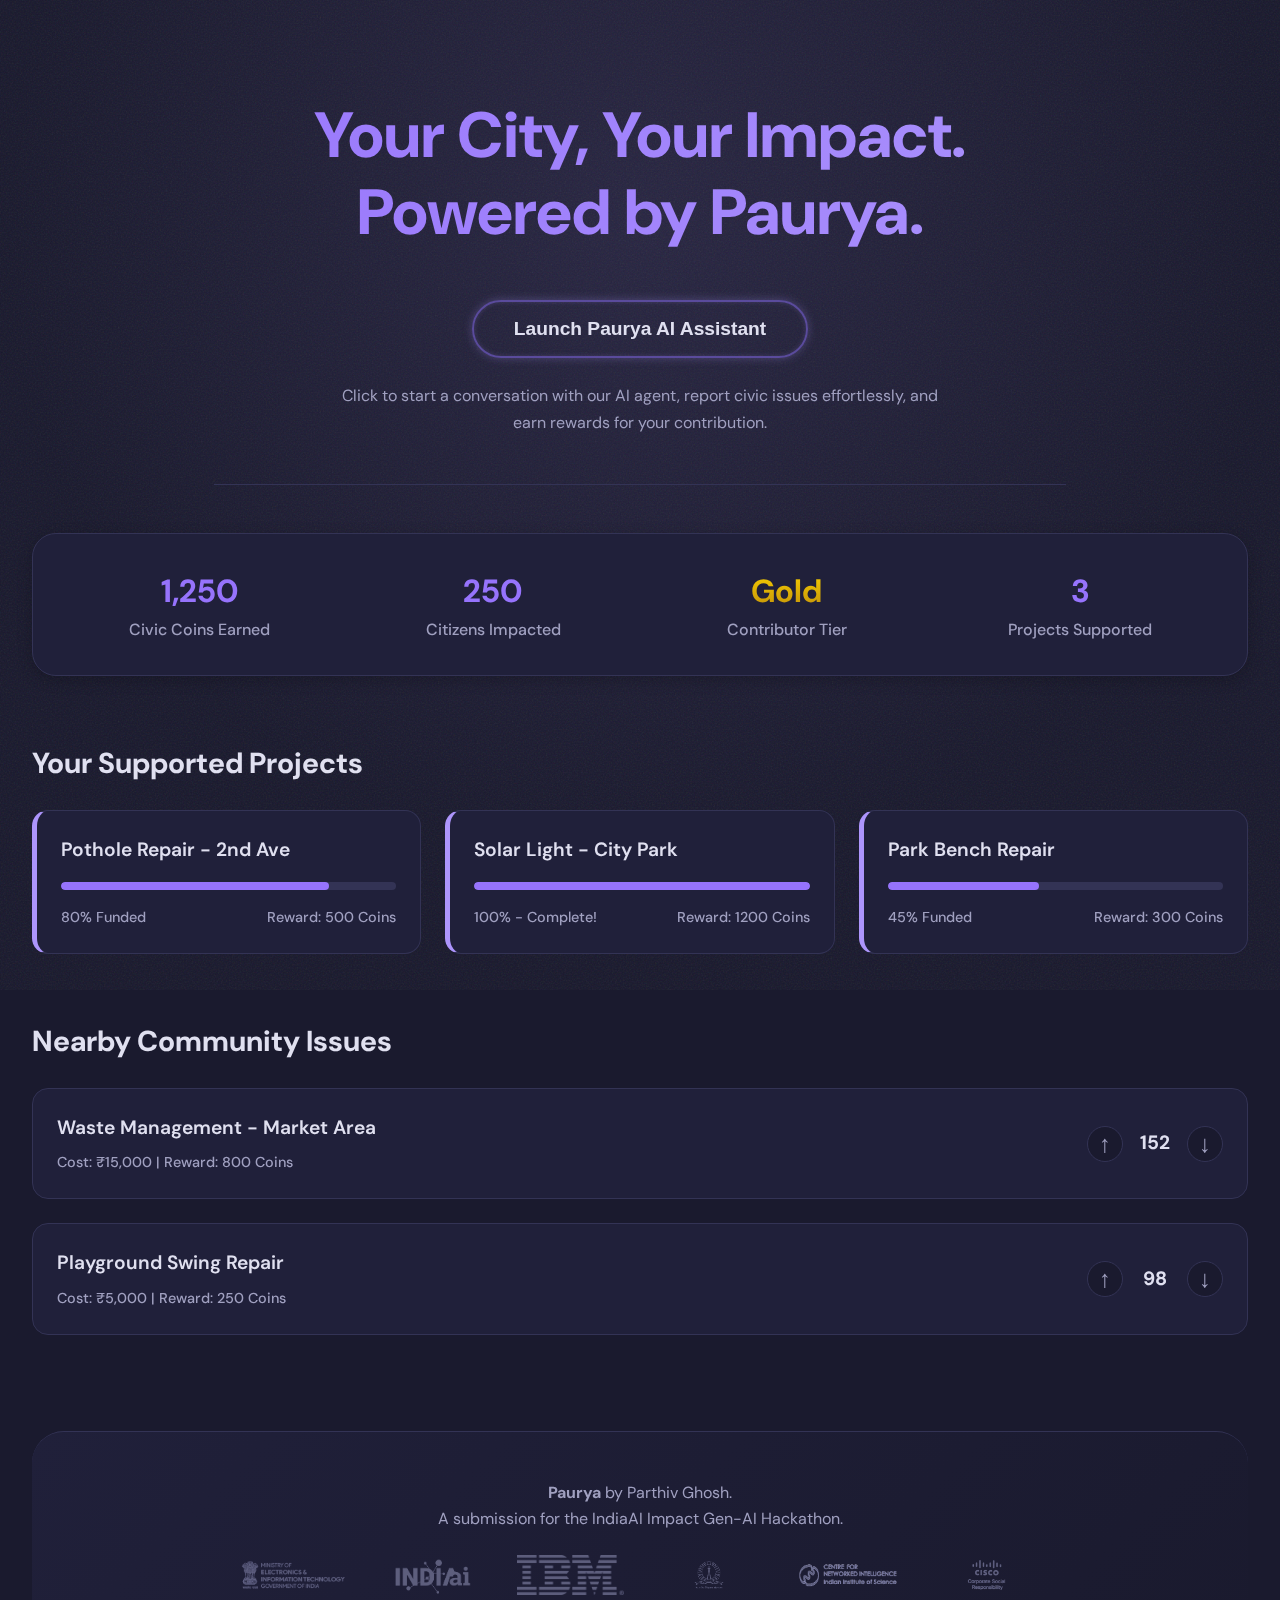
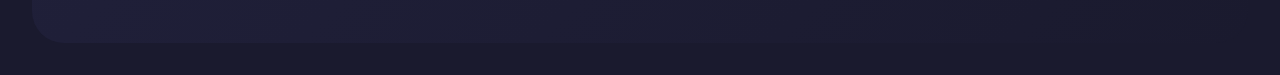
<file: index.html>
<!DOCTYPE html>
<html lang="en">

<head>
  <meta charset="UTF-8">
  <meta name="viewport" content="width=device-width, initial-scale=1.0">
  <title>Paurya Dashboard</title>
  <link rel="preconnect" href="https://fonts.googleapis.com">
  <link rel="preconnect" href="https://fonts.gstatic.com" crossorigin>
  <link
    href="https://fonts.googleapis.com/css2?family=DM+Sans:ital,opsz,wght@0,9..40,100..1000;1,9..40,100..1000&display=swap"
    rel="stylesheet">
  <link rel="stylesheet" href="style.css">
</head>

<body>
  <svg xmlns="http://www.w3.org/2000/svg" version="1.1" style="display: none;">
    <defs>
      <filter id="grainy-noise">
        <feTurbulence type="fractalNoise" baseFrequency="0.65" numOctaves="3" stitchTiles="stitch" />
      </filter>
    </defs>
  </svg>
  <div class="container">
    <header class="header">
      <div class="logo">Paurya</div>
      <div class="user-profile">Welcome Parthiv Ghosh!</div>
    </header>

<section class="hero">
      <h1 class="hero-title">Your City, Your Impact.</h1>
      <h1 class="hero-title">Powered by Paurya.</h1>
    </section>

    <section class="main-action-area">
        <button class="glow-button" id="mainActionBtn">
          Launch Paurya AI Assistant
        </button>
        <p class="action-guide-text">
            Click to start a conversation with our AI agent, report civic issues effortlessly, and earn rewards for your contribution.
        </p>
    </section>

    <div class="separator"></div>

    <main class="dashboard-grid">

      <section class="metrics-card">
        <div class="metrics-grid">
          <div class="metric-item">
            <h3>1,250</h3>
            <p>Civic Coins Earned</p>
          </div>
          <div class="metric-item">
            <h3>250</h3>
            <p>Citizens Impacted</p>
          </div>
          <div class="metric-item">
            <h3 class="gold-text">Gold</h3>
            <p>Contributor Tier</p>
          </div>
          <div class="metric-item">
            <h3>3</h3>
            <p>Projects Supported</p>
          </div>
        </div>
      </section>

      <section class="projects-section">
        <h2 class="section-title">Your Supported Projects</h2>
        <div class="projects-grid">
          <div class="project-card">
            <h4>Pothole Repair - 2nd Ave</h4>
            <div class="progress-bar-container">
              <div class="progress-bar" style="width: 80%;"></div>
            </div>
            <div class="project-meta">
              <span>80% Funded</span>
              <span>Reward: 500 Coins</span>
            </div>
          </div>
          <div class="project-card">
            <h4>Solar Light - City Park</h4>
            <div class="progress-bar-container">
              <div class="progress-bar" style="width: 100%;"></div>
            </div>
            <div class="project-meta">
              <span>100% - Complete!</span>
              <span>Reward: 1200 Coins</span>
            </div>
          </div>
          <div class="project-card">
            <h4>Park Bench Repair</h4>
            <div class="progress-bar-container">
              <div class="progress-bar" style="width: 45%;"></div>
            </div>
            <div class="project-meta">
              <span>45% Funded</span>
              <span>Reward: 300 Coins</span>
            </div>
          </div>
        </div>
      </section>

      <section class="projects-section">
        <h2 class="section-title">Nearby Community Issues</h2>
        <div class="projects-grid" style="grid-template-columns: 1fr;">
          <div class="vote-card">
            <div class="vote-info">
              <h4>Waste Management - Market Area</h4>
              <p>Cost: ₹15,000 | Reward: 800 Coins</p>
            </div>
            <div class="vote-actions">
              <button class="vote-button upvote">&#8593;</button>
              <span class="vote-count">152</span>
              <button class="vote-button downvote">&#8595;</button>
            </div>
          </div>
          <div class="vote-card">
            <div class="vote-info">
              <h4>Playground Swing Repair</h4>
              <p>Cost: ₹5,000 | Reward: 250 Coins</p>
            </div>
            <div class="vote-actions">
              <button class="vote-button upvote">&#8593;</button>
              <span class="vote-count">98</span>
              <button class="vote-button downvote">&#8595;</button>
            </div>
          </div>
        </div>
      </section>

      <footer class="footer">
        <div class="footer-content">
          <p>
            <strong>Paurya</strong> by Parthiv Ghosh.
            <br>
            A submission for the IndiaAI Impact Gen-AI Hackathon.
          </p>
          <div class="logo-grid">
            <img src="assets/meit.png">
            <img src="assets/india-ai.png">
            <img class="ibm-logo" src="assets/ibm.png">
            <img src="assets/iisc.png">
            <img src="assets/cni.png">
            <img src="assets/cisco.png">
          </div>
        </div>
      </footer>

    </main>
  </div>

  <script src="script.js"></script>
</body>

</html>
</file>
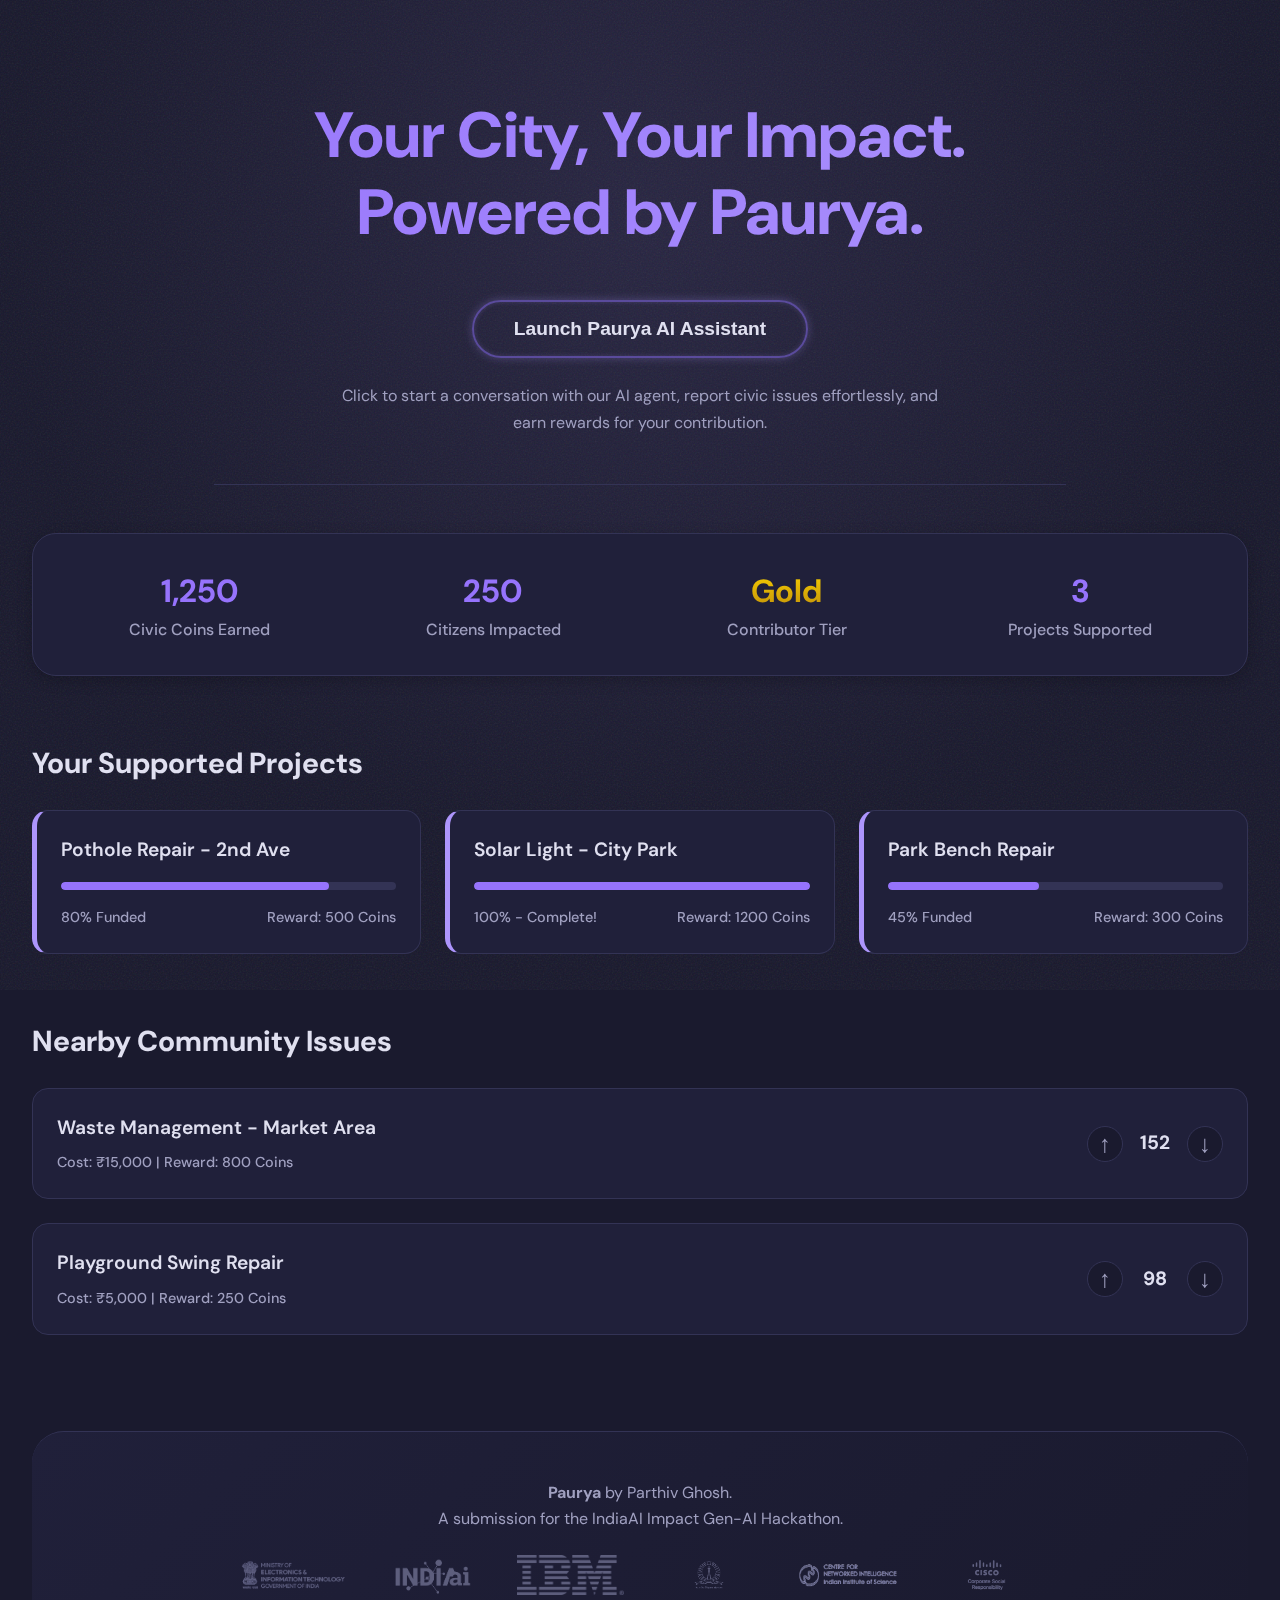
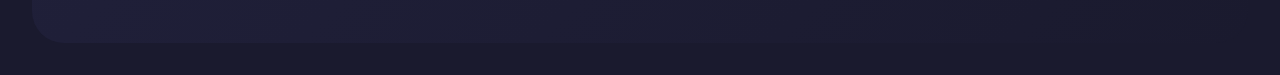
<file: index2.html>
<!DOCTYPE html>
<html lang="en">

<head>
  <meta charset="UTF-8">
  <meta name="viewport" content="width=device-width, initial-scale=1.0">
  <title>Paurya Dashboard</title>
  <link rel="preconnect" href="https://fonts.googleapis.com">
  <link rel="preconnect" href="https://fonts.gstatic.com" crossorigin>
  <link
    href="https://fonts.googleapis.com/css2?family=DM+Sans:ital,opsz,wght@0,9..40,100..1000;1,9..40,100..1000&display=swap"
    rel="stylesheet">
  <link rel="stylesheet" href="style2.css">
</head>

<body>
  <svg xmlns="http://www.w3.org/2000/svg" version="1.1" style="display: none;">
    <defs>
      <filter id="grainy-noise">
        <feTurbulence type="fractalNoise" baseFrequency="0.65" numOctaves="3" stitchTiles="stitch" />
      </filter>
    </defs>
  </svg>
  <div class="container">
    <header class="header">
      <div class="logo">Paurya</div>
      <div class="user-profile">Welcome Parthiv Ghosh!</div>
    </header>

<section class="hero">
      <h1 class="hero-title">Your City, Your Impact.</h1>
      <h1 class="hero-title">Powered by Paurya.</h1>
    </section>

    <section class="main-action-area">
        <button class="glow-button" id="mainActionBtn">
          Launch Paurya AI Assistant
        </button>
        <p class="action-guide-text">
            Click to start a conversation with our AI agent, report civic issues effortlessly, and earn rewards for your contribution.
        </p>
    </section>

    <div class="separator"></div>

    <main class="dashboard-grid">

      <section class="metrics-card">
        <div class="metrics-grid">
          <div class="metric-item">
            <h3>1,250</h3>
            <p>Civic Coins Earned</p>
          </div>
          <div class="metric-item">
            <h3>250</h3>
            <p>Citizens Impacted</p>
          </div>
          <div class="metric-item">
            <h3 class="gold-text">Gold</h3>
            <p>Contributor Tier</p>
          </div>
          <div class="metric-item">
            <h3>3</h3>
            <p>Projects Supported</p>
          </div>
        </div>
      </section>

      <section class="projects-section">
        <h2 class="section-title">Your Supported Projects</h2>
        <div class="projects-grid">
          <div class="project-card">
            <h4>Pothole Repair - 2nd Ave</h4>
            <div class="progress-bar-container">
              <div class="progress-bar" style="width: 80%;"></div>
            </div>
            <div class="project-meta">
              <span>80% Funded</span>
              <span>Reward: 500 Coins</span>
            </div>
          </div>
          <div class="project-card">
            <h4>Solar Light - City Park</h4>
            <div class="progress-bar-container">
              <div class="progress-bar" style="width: 100%;"></div>
            </div>
            <div class="project-meta">
              <span>100% - Complete!</span>
              <span>Reward: 1200 Coins</span>
            </div>
          </div>
          <div class="project-card">
            <h4>Park Bench Repair</h4>
            <div class="progress-bar-container">
              <div class="progress-bar" style="width: 45%;"></div>
            </div>
            <div class="project-meta">
              <span>45% Funded</span>
              <span>Reward: 300 Coins</span>
            </div>
          </div>
        </div>
      </section>

      <section class="projects-section">
        <h2 class="section-title">Nearby Community Issues</h2>
        <div class="projects-grid" style="grid-template-columns: 1fr;">
          <div class="vote-card">
            <div class="vote-info">
              <h4>Waste Management - Market Area</h4>
              <p>Cost: ₹15,000 | Reward: 800 Coins</p>
            </div>
            <div class="vote-actions">
              <button class="vote-button upvote">&#8593;</button>
              <span class="vote-count">152</span>
              <button class="vote-button downvote">&#8595;</button>
            </div>
          </div>
          <div class="vote-card">
            <div class="vote-info">
              <h4>Playground Swing Repair</h4>
              <p>Cost: ₹5,000 | Reward: 250 Coins</p>
            </div>
            <div class="vote-actions">
              <button class="vote-button upvote">&#8593;</button>
              <span class="vote-count">98</span>
              <button class="vote-button downvote">&#8595;</button>
            </div>
          </div>
        </div>
      </section>

      <footer class="footer">
        <div class="footer-content">
          <p>
            <strong>Paurya</strong> by Parthiv Ghosh.
            <br>
            A submission for the IndiaAI Impact Gen-AI Hackathon.
          </p>
          <div class="logo-grid">
            <img src="assets/meit.png">
            <img src="assets/india-ai.png">
            <img class="ibm-logo" src="assets/ibm.png">
            <img src="assets/iisc.png">
            <img src="assets/cni.png">
            <img src="assets/cisco.png">
          </div>
        </div>
      </footer>

    </main>
  </div>

  <script src="script.js"></script>
</body>

</html>
</file>
<file: style.css>
/* 1. VARIABLES & GLOBAL STYLES
-------------------------------------------------- */
:root {
  --brand-primary: #9673fc;
  --brand-secondary: #ad95fc;
  --dark-background: #1a1a2e;
  --dark-surface: #20203a;
  --dark-border: #333355;
  --dark-text-primary: #e0e0f0;
  --dark-text-secondary: #a0a0c0;
  --dark-accent-light: #5a4b9c;
  --gold-text-dark: #FFD700;
}

*,
*::before,
*::after {
  margin: 0;
  padding: 0;
  box-sizing: border-box;
}

body {
  font-family: 'DM Sans', sans-serif;
  color: var(--dark-text-primary);
  line-height: 1.6;
  background-color: var(--dark-background);
  background-image: radial-gradient(circle at 50% 25vh, rgba(173, 149, 252, 0.1), var(--dark-background) 40%);
  background-repeat: no-repeat;
}

/* Grainy Texture Overlay */
body::before {
  content: '';
  position: fixed;
  top: 0;
  left: 0;
  width: 100vw;
  height: 100vh;
  pointer-events: none;
  z-index: -1;
  filter: url(#grainy-noise);
  opacity: 0.1;
}

.container {
  max-width: 1600px;
  margin: 0 auto;
  padding: 0 2rem 2rem 2rem;
}


/* 2. HEADER
-------------------------------------------------- */
.header {
  display: flex;
  justify-content: space-between;
  align-items: center;
  position: sticky;
  z-index: 10;
  top: 1rem;
  width: calc(100% - 4rem);
  margin: 0 2rem;
  padding: 1rem 2rem;
  background: linear-gradient(316deg, rgba(32, 32, 58, 0.7) 0%, rgba(51, 51, 85, 0.7) 100%);
  color: var(--dark-text-primary);
  backdrop-filter: blur(12px);
  -webkit-backdrop-filter: blur(12px);
  border: 1px solid var(--dark-border);
  border-radius: 20px;
  opacity: 0;
  transform: translateY(-150%);
  transition: transform 0.4s ease-out, opacity 0.4s ease-out;
}

.header-visible {
  opacity: 1;
  transform: translateY(0);
}

/* Failsafe to hide header content */
.header:not(.header-visible)>* {
  opacity: 0;
  transition: opacity 0.2s ease-in-out;
}

.logo {
  font-size: 2.5rem;
  font-weight: 800;
  background: linear-gradient(0deg, var(--brand-primary) 0%, var(--brand-secondary) 100%);
  color: transparent;
  -webkit-background-clip: text;
  background-clip: text;
}

.user-profile {
  font-size: 1.2rem;
  font-weight: 600;
}


/* 3. HERO & MAIN ACTION
-------------------------------------------------- */
.hero {
  text-align: center;
  padding: 0rem 0rem 0;
}

.hero-title {
  font-size: 4rem;
  font-weight: 800;
  line-height: 1.2;
  background: linear-gradient(135deg, var(--brand-primary) 0%, var(--brand-secondary) 100%);
  color: transparent;
  -webkit-background-clip: text;
  background-clip: text;
}

.main-action-area {
  display: flex;
  flex-direction: column;
  align-items: center;
  gap: 1.5rem;
  margin: 3rem auto;
  padding: 0 1rem;
}

.glow-button {
  --glow-color: rgba(173, 149, 252, 0.7);
  padding: 1rem 2.5rem;
  font-size: 1.2rem;
  font-weight: 700;
  color: var(--dark-text-primary);
  background-color: transparent;
  border: 2px solid var(--dark-accent-light);
  border-radius: 50px;
  cursor: pointer;
  box-shadow: 0 0 10px rgba(173, 149, 252, 0.3), inset 0 0 5px rgba(173, 149, 252, 0.2);
  transition: all 0.3s ease-in-out;
}

.glow-button:hover,
.glow-button:focus {
  transform: scale(1.05);
  border-color: var(--brand-secondary);
  box-shadow: 0 0 25px var(--glow-color), inset 0 0 10px rgba(173, 149, 252, 0.2);
  color: #fff;
}

.action-guide-text {
  color: var(--dark-text-secondary);
  text-align: center;
  max-width: 600px;
  line-height: 1.7;
}

.separator {
  height: 1px;
  width: 70%;
  background: var(--dark-border);
  margin: 0 auto 3rem auto;
}


/* 4. DASHBOARD CARDS
-------------------------------------------------- */
.dashboard-grid {
  display: grid;
  grid-template-columns: 1fr;
  gap: 2rem;
  align-items: flex-start;
}

.metrics-card {
  grid-column: 1 / -1;
  background-color: var(--dark-surface);
  padding: 2rem;
  border-radius: 1.5rem;
  box-shadow: 0 4px 15px rgba(0, 0, 0, 0.2);
  border: 1px solid var(--dark-border);
}

.metrics-grid {
  display: grid;
  grid-template-columns: repeat(4, 1fr);
  gap: 1.5rem;
  text-align: center;
}

.metric-item h3 {
  font-size: 2rem;
  font-weight: 700;
  color: var(--brand-primary);
}

.metric-item p {
  color: var(--dark-text-secondary);
  font-weight: 500;
}

.gold-text {
  color: var(--gold-text-dark);
  background: -webkit-linear-gradient(top, #FFD700, #B8860B);
  -webkit-background-clip: text;
  background-clip: text;
  -webkit-text-fill-color: transparent;
}

.projects-section {
  grid-column: 1 / -1;
  margin-top: 2rem;
}

.section-title {
  font-size: 1.8rem;
  font-weight: 700;
  margin-bottom: 1.5rem;
}

.projects-grid {
  display: grid;
  grid-template-columns: repeat(auto-fit, minmax(300px, 1fr));
  gap: 1.5rem;
}

.project-card,
.vote-card {
  background-color: var(--dark-surface);
  padding: 1.5rem;
  border-radius: 1rem;
  border: 1px solid var(--dark-border);
}

.project-card {
  border-left: 5px solid var(--brand-secondary);
}

.project-card h4,
.vote-info h4 {
  font-size: 1.2rem;
  font-weight: 600;
  margin-bottom: 0.5rem;
}

.progress-bar-container {
  height: 8px;
  background: var(--dark-border);
  border-radius: 4px;
  overflow: hidden;
  margin: 1rem 0;
}

.progress-bar {
  height: 100%;
  background-color: var(--brand-primary);
  border-radius: 4px;
}

.project-meta,
.vote-info p {
  color: var(--dark-text-secondary);
  font-size: 0.9rem;
  font-weight: 500;
}

.project-meta {
  display: flex;
  justify-content: space-between;
}

.vote-card {
  display: flex;
  justify-content: space-between;
  align-items: center;
}

.vote-info {
  flex-grow: 1;
}

.vote-actions {
  display: flex;
  align-items: center;
  gap: 0.75rem;
}

.vote-button {
  background: var(--dark-background);
  border: 1px solid var(--dark-border);
  color: var(--dark-text-secondary);
  width: 36px;
  height: 36px;
  border-radius: 50%;
  cursor: pointer;
  font-size: 1.5rem;
  transition: all 0.2s;
}

.vote-button:hover {
  background-color: var(--dark-accent-light);
  border-color: var(--brand-primary);
  color: var(--dark-text-primary);
}

.upvote:hover {
  color: #28a745;
}

.downvote:hover {
  color: #dc3545;
}

.vote-count {
  font-size: 1.2rem;
  font-weight: 700;
  min-width: 40px;
  text-align: center;
}


/* 5. FOOTER
-------------------------------------------------- */
.footer {
  grid-column: 1 / -1;
  margin-top: 4rem;
  border-radius: 2rem;
  padding: 3rem 0;
  background: linear-gradient(135deg, var(--dark-surface) 0%, var(--dark-background) 100%);
  color: var(--dark-text-primary);
  text-align: center;
  border-top: 1px solid var(--dark-border);
}

.footer p {
  margin-bottom: 1.5rem;
  color: var(--dark-text-secondary);
}

.logo-grid {
  display: grid;
  grid-template-columns: repeat(6, 1fr);
  gap: 2rem;
  align-items: center;
  opacity: 0.7;
  max-width: 800px;
  margin: 0 auto;
}

.logo-grid img {
  height: 40px;
  width: 100%;
  object-fit: contain;
  filter: brightness(0.6) invert(1) sepia(1) saturate(1) hue-rotate(200deg);
}


/* 6. RESPONSIVE DESIGN
-------------------------------------------------- */
@media (max-width: 992px) {
  .hero-title {
    font-size: 3rem;
  }

  .logo-grid {
    grid-template-columns: repeat(3, 1fr);
  }
}

@media (max-width: 768px) {
  .metrics-grid {
    grid-template-columns: repeat(2, 1fr);
  }
}

@media (max-width: 600px) {
  .container {
    padding: 0 1rem 1rem 1rem;
  }

  .header {
    width: calc(100% - 2rem);
    margin: 0 1rem;
  }

  .hero-title {
    font-size: 2.5rem;
  }

  .logo-grid {
    grid-template-columns: repeat(2, 1fr);
    gap: 1rem;
  }
}
</file>
<file: style2.css>
/* 1. VARIABLES & GLOBAL STYLES
-------------------------------------------------- */
:root {
  --brand-primary: #9673fc;
  --brand-secondary: #ad95fc;
  --dark-background: #1a1a2e;
  --dark-surface: #20203a;
  --dark-border: #333355;
  --dark-text-primary: #e0e0f0;
  --dark-text-secondary: #a0a0c0;
  --dark-accent-light: #5a4b9c;
  --gold-text-dark: #FFD700;
}

*,
*::before,
*::after {
  margin: 0;
  padding: 0;
  box-sizing: border-box;
}

body {
  font-family: 'DM Sans', sans-serif;
  color: var(--dark-text-primary);
  line-height: 1.6;
  background-color: var(--dark-background);
  background-image: radial-gradient(circle at 50% 25vh, rgba(173, 149, 252, 0.1), var(--dark-background) 40%);
  background-repeat: no-repeat;
}

/* Grainy Texture Overlay */
body::before {
  content: '';
  position: fixed;
  top: 0;
  left: 0;
  width: 100vw;
  height: 100vh;
  pointer-events: none;
  z-index: -1;
  filter: url(#grainy-noise);
  opacity: 0.1;
}

.container {
  max-width: 1600px;
  margin: 0 auto;
  padding: 0 2rem 2rem 2rem;
}


/* 2. HEADER
-------------------------------------------------- */
.header {
  display: flex;
  justify-content: space-between;
  align-items: center;
  position: sticky;
  z-index: 10;
  top: 1rem;
  width: calc(100% - 4rem);
  margin: 0 2rem;
  padding: 1rem 2rem;
  background: linear-gradient(316deg, rgba(32, 32, 58, 0.7) 0%, rgba(51, 51, 85, 0.7) 100%);
  color: var(--dark-text-primary);
  backdrop-filter: blur(12px);
  -webkit-backdrop-filter: blur(12px);
  border: 1px solid var(--dark-border);
  border-radius: 20px;
  opacity: 0;
  transform: translateY(-150%);
  transition: transform 0.4s ease-out, opacity 0.4s ease-out;
}

.header-visible {
  opacity: 1;
  transform: translateY(0);
}

/* Failsafe to hide header content */
.header:not(.header-visible)>* {
  opacity: 0;
  transition: opacity 0.2s ease-in-out;
}

.logo {
  font-size: 2.5rem;
  font-weight: 800;
  background: linear-gradient(0deg, var(--brand-primary) 0%, var(--brand-secondary) 100%);
  color: transparent;
  -webkit-background-clip: text;
  background-clip: text;
}

.user-profile {
  font-size: 1.2rem;
  font-weight: 600;
}


/* 3. HERO & MAIN ACTION
-------------------------------------------------- */
.hero {
  text-align: center;
  padding: 0rem 0rem 0;
}

.hero-title {
  font-size: 4rem;
  font-weight: 800;
  line-height: 1.2;
  background: linear-gradient(135deg, var(--brand-primary) 0%, var(--brand-secondary) 100%);
  color: transparent;
  -webkit-background-clip: text;
  background-clip: text;
}

.main-action-area {
  display: flex;
  flex-direction: column;
  align-items: center;
  gap: 1.5rem;
  margin: 3rem auto;
  padding: 0 1rem;
}

.glow-button {
  --glow-color: rgba(173, 149, 252, 0.7);
  padding: 1rem 2.5rem;
  font-size: 1.2rem;
  font-weight: 700;
  color: var(--dark-text-primary);
  background-color: transparent;
  border: 2px solid var(--dark-accent-light);
  border-radius: 50px;
  cursor: pointer;
  box-shadow: 0 0 10px rgba(173, 149, 252, 0.3), inset 0 0 5px rgba(173, 149, 252, 0.2);
  transition: all 0.3s ease-in-out;
}

.glow-button:hover,
.glow-button:focus {
  transform: scale(1.05);
  border-color: var(--brand-secondary);
  box-shadow: 0 0 25px var(--glow-color), inset 0 0 10px rgba(173, 149, 252, 0.2);
  color: #fff;
}

.action-guide-text {
  color: var(--dark-text-secondary);
  text-align: center;
  max-width: 600px;
  line-height: 1.7;
}

.separator {
  height: 1px;
  width: 70%;
  background: var(--dark-border);
  margin: 0 auto 3rem auto;
}


/* 4. DASHBOARD CARDS
-------------------------------------------------- */
.dashboard-grid {
  display: grid;
  grid-template-columns: 1fr;
  gap: 2rem;
  align-items: flex-start;
}

.metrics-card {
  grid-column: 1 / -1;
  background-color: var(--dark-surface);
  padding: 2rem;
  border-radius: 1.5rem;
  box-shadow: 0 4px 15px rgba(0, 0, 0, 0.2);
  border: 1px solid var(--dark-border);
}

.metrics-grid {
  display: grid;
  grid-template-columns: repeat(4, 1fr);
  gap: 1.5rem;
  text-align: center;
}

.metric-item h3 {
  font-size: 2rem;
  font-weight: 700;
  color: var(--brand-primary);
}

.metric-item p {
  color: var(--dark-text-secondary);
  font-weight: 500;
}

.gold-text {
  color: var(--gold-text-dark);
  background: -webkit-linear-gradient(top, #FFD700, #B8860B);
  -webkit-background-clip: text;
  background-clip: text;
  -webkit-text-fill-color: transparent;
}

.projects-section {
  grid-column: 1 / -1;
  margin-top: 2rem;
}

.section-title {
  font-size: 1.8rem;
  font-weight: 700;
  margin-bottom: 1.5rem;
}

.projects-grid {
  display: grid;
  grid-template-columns: repeat(auto-fit, minmax(300px, 1fr));
  gap: 1.5rem;
}

.project-card,
.vote-card {
  background-color: var(--dark-surface);
  padding: 1.5rem;
  border-radius: 1rem;
  border: 1px solid var(--dark-border);
}

.project-card {
  border-left: 5px solid var(--brand-secondary);
}

.project-card h4,
.vote-info h4 {
  font-size: 1.2rem;
  font-weight: 600;
  margin-bottom: 0.5rem;
}

.progress-bar-container {
  height: 8px;
  background: var(--dark-border);
  border-radius: 4px;
  overflow: hidden;
  margin: 1rem 0;
}

.progress-bar {
  height: 100%;
  background-color: var(--brand-primary);
  border-radius: 4px;
}

.project-meta,
.vote-info p {
  color: var(--dark-text-secondary);
  font-size: 0.9rem;
  font-weight: 500;
}

.project-meta {
  display: flex;
  justify-content: space-between;
}

.vote-card {
  display: flex;
  justify-content: space-between;
  align-items: center;
}

.vote-info {
  flex-grow: 1;
}

.vote-actions {
  display: flex;
  align-items: center;
  gap: 0.75rem;
}

.vote-button {
  background: var(--dark-background);
  border: 1px solid var(--dark-border);
  color: var(--dark-text-secondary);
  width: 36px;
  height: 36px;
  border-radius: 50%;
  cursor: pointer;
  font-size: 1.5rem;
  transition: all 0.2s;
}

.vote-button:hover {
  background-color: var(--dark-accent-light);
  border-color: var(--brand-primary);
  color: var(--dark-text-primary);
}

.upvote:hover {
  color: #28a745;
}

.downvote:hover {
  color: #dc3545;
}

.vote-count {
  font-size: 1.2rem;
  font-weight: 700;
  min-width: 40px;
  text-align: center;
}


/* 5. FOOTER
-------------------------------------------------- */
.footer {
  grid-column: 1 / -1;
  margin-top: 4rem;
  border-radius: 2rem;
  padding: 3rem 0;
  background: linear-gradient(135deg, var(--dark-surface) 0%, var(--dark-background) 100%);
  color: var(--dark-text-primary);
  text-align: center;
  border-top: 1px solid var(--dark-border);
}

.footer p {
  margin-bottom: 1.5rem;
  color: var(--dark-text-secondary);
}

.logo-grid {
  display: grid;
  grid-template-columns: repeat(6, 1fr);
  gap: 2rem;
  align-items: center;
  opacity: 0.7;
  max-width: 800px;
  margin: 0 auto;
}

.logo-grid img {
  height: 40px;
  width: 100%;
  object-fit: contain;
  filter: brightness(0.6) invert(1) sepia(1) saturate(1) hue-rotate(200deg);
}


/* 6. RESPONSIVE DESIGN
-------------------------------------------------- */
@media (max-width: 992px) {
  .hero-title {
    font-size: 3rem;
  }

  .logo-grid {
    grid-template-columns: repeat(3, 1fr);
  }
}

@media (max-width: 768px) {
  .metrics-grid {
    grid-template-columns: repeat(2, 1fr);
  }
}

@media (max-width: 600px) {
  .container {
    padding: 0 1rem 1rem 1rem;
  }

  .header {
    width: calc(100% - 2rem);
    margin: 0 1rem;
  }

  .hero-title {
    font-size: 2.5rem;
  }

  .logo-grid {
    grid-template-columns: repeat(2, 1fr);
    gap: 1rem;
  }
}
</file>
